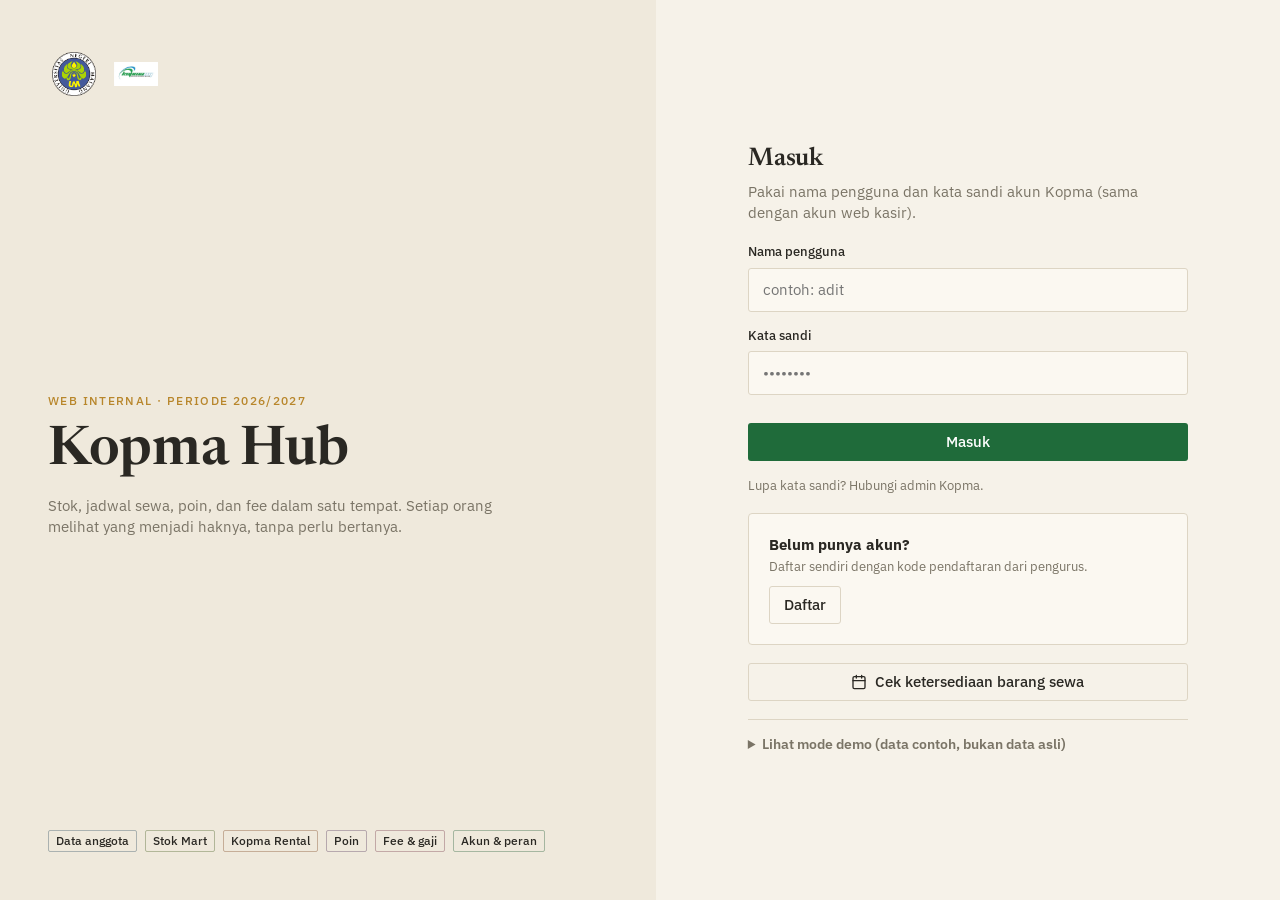
<file: index.html>
<!DOCTYPE html>
<html lang="id">
<head>
  <meta charset="UTF-8">
  <meta name="viewport" content="width=device-width, initial-scale=1.0, viewport-fit=cover">
  <title>Kopma Hub</title>
  <meta name="description" content="Web internal Kopma UM: stok, jadwal sewa, poin anggota, dan fee dalam satu tempat.">
  <meta name="theme-color" content="#1C2461">
  <link rel="icon" href="logo-kopma.png">
  <link rel="preconnect" href="https://fonts.googleapis.com">
  <link rel="preconnect" href="https://fonts.gstatic.com" crossorigin>
  <link href="https://fonts.googleapis.com/css2?family=Newsreader:opsz,wght@6..72,500;6..72,600&family=IBM+Plex+Sans:wght@400;500;600&family=IBM+Plex+Mono:wght@400&display=swap" rel="stylesheet">
  <link rel="stylesheet" href="css/style.css">
</head>
<body>
  <div id="app"></div>
  <noscript>Kopma Hub butuh JavaScript. Aktifkan JavaScript di browser lalu muat ulang halaman.</noscript>
  <script src="js/data.js"></script>
  <script src="js/kasir.js"></script>
  <script src="js/app.js"></script>
</body>
</html>
</file>
<file: css/style.css>
/* Kopma Hub — gaya "buku kas koperasi": kertas krem, tinta cokelat tua, judul serif, garis buku besar.
   Warna modul dibuat redup dan hanya dipakai untuk arti (status, peringatan), bukan hiasan. */
:root {
  --font-display: 'Newsreader', Georgia, 'Times New Roman', serif;
  --font-body: 'IBM Plex Sans', 'Inter Tight', system-ui, -apple-system, 'Segoe UI', sans-serif;
  --font-mono: 'IBM Plex Mono', ui-monospace, 'SF Mono', Menlo, monospace;

  --navy: #2A2823;            /* dipakai elemen lama sebagai "tinta gelap" */
  --hijau: #1F6B3A;           /* satu-satunya warna aksen */
  --bg: #F6F2E9;
  --surface: #FBF8F1;
  --surface-2: #EFE9DC;
  --line: #DDD5C4;
  --text: #2A2823;
  --muted: #7A7466;
  --shadow: none;

  /* palet modul diredupkan (tetap dibedakan untuk status di kalender, pil, dan pemberitahuan) */
  --lime: #5E8A2E;      --lime-soft: #E7EBD5;      --lime-ink: #3F5A1C;
  --sun: #B8862B;       --sun-soft: #F2E6C8;       --sun-ink: #6B4C10;
  --coral: #B0442F;     --coral-soft: #F3DDD5;     --coral-ink: #8A2E1D;
  --sky: #3D6480;       --sky-soft: #DFE6EA;       --sky-ink: #2B4A60;
  --grape: #6E4D7A;     --grape-soft: #E8DFE8;     --grape-ink: #4E3358;
  --tangerine: #A85A26; --tangerine-soft: #F1E0D0; --tangerine-ink: #7A3F17;
  --pink: #9A4A5E;      --pink-soft: #F0DDE1;      --pink-ink: #713244;
  --mint: #1F6B3A;      --mint-soft: #DCE8DA;      --mint-ink: #1F5A33;

  --radius: 4px;
  --radius-sm: 3px;
}
@media (prefers-color-scheme: dark) {
  :root:not([data-theme="light"]) {
    --navy: #ECE5D6; --hijau: #6CBF8A;
    --bg: #1C1B17; --surface: #23211C; --surface-2: #2C2A24; --line: #3A372F;
    --text: #ECE5D6; --muted: #9D9584;
    --lime: #9CC46A; --lime-soft: #2A3020;           --lime-ink: #B9D88E;
    --sun: #D9AE58;  --sun-soft: #3A3020;            --sun-ink: #E8C67F;
    --coral: #E07F69; --coral-soft: #3D2520;         --coral-ink: #F0A08E;
    --sky: #8BB0C9;  --sky-soft: #24303A;            --sky-ink: #A9C6DA;
    --grape: #B596C0; --grape-soft: #322735;         --grape-ink: #CDB4D5;
    --tangerine: #D9925E; --tangerine-soft: #3A2A1E; --tangerine-ink: #E8AE82;
    --pink: #D08A9C; --pink-soft: #3A252B;           --pink-ink: #E2A8B6;
    --mint: #6CBF8A; --mint-soft: #22332A;           --mint-ink: #94D3AA;
    color-scheme: dark;
  }
}
:root[data-theme="dark"] {
  --navy: #ECE5D6; --hijau: #6CBF8A;
  --bg: #1C1B17; --surface: #23211C; --surface-2: #2C2A24; --line: #3A372F;
  --text: #ECE5D6; --muted: #9D9584;
  --lime: #9CC46A; --lime-soft: #2A3020;           --lime-ink: #B9D88E;
  --sun: #D9AE58;  --sun-soft: #3A3020;            --sun-ink: #E8C67F;
  --coral: #E07F69; --coral-soft: #3D2520;         --coral-ink: #F0A08E;
  --sky: #8BB0C9;  --sky-soft: #24303A;            --sky-ink: #A9C6DA;
  --grape: #B596C0; --grape-soft: #322735;         --grape-ink: #CDB4D5;
  --tangerine: #D9925E; --tangerine-soft: #3A2A1E; --tangerine-ink: #E8AE82;
  --pink: #D08A9C; --pink-soft: #3A252B;           --pink-ink: #E2A8B6;
  --mint: #6CBF8A; --mint-soft: #22332A;           --mint-ink: #94D3AA;
  color-scheme: dark;
}

/* warna aktif per komponen */
.c-lime      { --c: var(--lime);      --c-soft: var(--lime-soft);      --c-ink: var(--lime-ink); }
.c-sun       { --c: var(--sun);       --c-soft: var(--sun-soft);       --c-ink: var(--sun-ink); }
.c-coral     { --c: var(--coral);     --c-soft: var(--coral-soft);     --c-ink: var(--coral-ink); }
.c-sky       { --c: var(--sky);       --c-soft: var(--sky-soft);       --c-ink: var(--sky-ink); }
.c-grape     { --c: var(--grape);     --c-soft: var(--grape-soft);     --c-ink: var(--grape-ink); }
.c-tangerine { --c: var(--tangerine); --c-soft: var(--tangerine-soft); --c-ink: var(--tangerine-ink); }
.c-pink      { --c: var(--pink);      --c-soft: var(--pink-soft);      --c-ink: var(--pink-ink); }
.c-mint      { --c: var(--mint);      --c-soft: var(--mint-soft);      --c-ink: var(--mint-ink); }

* { box-sizing: border-box; }
html, body { min-height: 100%; }
body {
  margin: 0; background: var(--bg); color: var(--text);
  font-family: var(--font-body); font-size: 15px; line-height: 1.5;
  -webkit-font-smoothing: antialiased;
}
h1, h2, h3, h4 { font-family: var(--font-display); line-height: 1.15; margin: 0; text-wrap: balance; letter-spacing: -0.01em; }
h1 { font-size: clamp(1.5rem, 1.2rem + 1.2vw, 2rem); font-weight: 800; }
h2 { font-size: 1.2rem; font-weight: 700; }
h3 { font-size: 1.02rem; font-weight: 700; }
p { margin: 0; }
button, input, select, textarea { font: inherit; color: inherit; }
a { color: inherit; }
.num { font-variant-numeric: tabular-nums; }
.muted { color: var(--muted); }
.small { font-size: .84rem; }
.eyebrow { font-size: .72rem; font-weight: 700; letter-spacing: .08em; text-transform: uppercase; color: var(--muted); }
:focus-visible { outline: 3px solid var(--sky); outline-offset: 2px; border-radius: 6px; }
.icon { width: 20px; height: 20px; flex: none; fill: none; stroke: currentColor; stroke-width: 2; stroke-linecap: round; stroke-linejoin: round; }
.icon-sm { width: 16px; height: 16px; }

/* ---------- Shell ---------- */
.shell { display: grid; grid-template-columns: 1fr; min-height: 100vh; }
.sidebar { display: none; }
.main { min-width: 0; padding-block: 16px 110px; padding-left: max(16px, env(safe-area-inset-left, 0px)); padding-right: max(16px, env(safe-area-inset-right, 0px)); }
.main-inner { max-width: 1120px; margin: 0 auto; display: grid; gap: 20px; }

.topbar {
  position: sticky; top: env(safe-area-inset-top, 0px); z-index: 20;
  display: flex; align-items: center; gap: 10px;
  background: color-mix(in srgb, var(--bg) 88%, transparent); backdrop-filter: blur(10px);
  padding-block: 10px; padding-left: max(16px, env(safe-area-inset-left, 0px)); padding-right: max(16px, env(safe-area-inset-right, 0px));
  border-bottom: 1px solid var(--line);
}
body::before { content: ""; position: fixed; inset: 0 0 auto; height: env(safe-area-inset-top, 0px); z-index: 30; background: var(--bg); }
.brand { display: flex; align-items: center; gap: 10px; font-family: var(--font-display); font-weight: 800; font-size: 1.1rem; }
.brand img { width: 34px; height: 34px; border-radius: 50%; background: #fff; padding: 2px; object-fit: contain; }
.brand small { display: block; font-family: var(--font-body); font-weight: 500; font-size: .7rem; color: var(--muted); letter-spacing: 0; }
.topbar .spacer { flex: 1; }

.avatar {
  --c: var(--sky); width: 38px; height: 38px; border-radius: 12px; flex: none;
  display: grid; place-items: center; font-weight: 700; font-size: .85rem;
  background: var(--c-soft, var(--sky-soft)); color: var(--c-ink, var(--sky-ink)); border: 0;
}
button.avatar { cursor: pointer; }

.bottomnav {
  position: fixed; left: 0; right: 0; bottom: 0; z-index: 25;
  display: flex; gap: 4px; overflow-x: auto; scrollbar-width: none;
  background: var(--surface); border-top: 1px solid var(--line);
  padding-top: 6px; padding-bottom: calc(6px + env(safe-area-inset-bottom, 0px));
  padding-left: max(8px, env(safe-area-inset-left, 0px)); padding-right: max(8px, env(safe-area-inset-right, 0px));
}
.bottomnav::-webkit-scrollbar { display: none; }
.bn-item {
  flex: 1 0 64px; display: grid; justify-items: center; gap: 2px; padding: 6px 4px; border-radius: 12px;
  text-decoration: none; font-size: .7rem; font-weight: 600; color: var(--muted);
}
.bn-item .dot { width: 34px; height: 28px; border-radius: 10px; display: grid; place-items: center; transition: background .2s; }
.bn-item.active { color: var(--c-ink); }
.bn-item.active .dot { background: var(--c-soft); color: var(--c-ink); }

@media (min-width: 900px) {
  .shell { grid-template-columns: 252px 1fr; }
  .topbar, .bottomnav { display: none; }
  .sidebar {
    display: flex; flex-direction: column; gap: 6px; position: sticky; top: 0; height: 100vh;
    padding: 22px 14px; background: var(--surface); border-right: 1px solid var(--line);
  }
  .sidebar .brand { padding: 0 8px 14px; }
  .main { padding-block: 28px 48px; padding-left: 32px; padding-right: max(32px, env(safe-area-inset-right, 0px)); }
}
.nav-item {
  display: flex; align-items: center; gap: 12px; padding: 9px 10px; border-radius: 12px;
  text-decoration: none; font-weight: 600; color: var(--muted); transition: background .15s, color .15s;
}
.nav-item .sq { width: 32px; height: 32px; border-radius: 10px; display: grid; place-items: center; background: var(--c-soft); color: var(--c-ink); }
.nav-item:hover { background: var(--surface-2); color: var(--text); }
.nav-item.active { background: var(--c-soft); color: var(--c-ink); }
.nav-item.active .sq { background: var(--c); color: #fff; }
.sidebar .grow { flex: 1; }
.me-card { display: flex; align-items: center; gap: 10px; padding: 10px; border-radius: 14px; background: var(--surface-2); border: 0; text-align: left; cursor: pointer; width: 100%; }
.me-card b { display: block; font-size: .9rem; }

/* ---------- Page header ---------- */
.page-head { display: flex; flex-wrap: wrap; align-items: flex-end; gap: 12px 16px; }
.page-head > div:first-child { flex: 1 1 260px; min-width: 0; display: grid; gap: 4px; }
.page-head .badge-mod { display: inline-flex; align-items: center; gap: 6px; width: fit-content; padding: 4px 10px 4px 6px; border-radius: 999px; background: var(--c-soft); color: var(--c-ink); font-size: .75rem; font-weight: 700; }
.page-head .badge-mod .icon { width: 16px; height: 16px; }
.actions { display: flex; flex-wrap: wrap; gap: 8px; }

/* ---------- Buttons ---------- */
.btn {
  display: inline-flex; align-items: center; justify-content: center; gap: 8px;
  min-height: 42px; padding: 0 16px; border-radius: 12px; border: 1px solid transparent;
  font-weight: 700; cursor: pointer; text-decoration: none; white-space: nowrap;
  transition: transform .12s ease, background .15s, box-shadow .15s;
}
.btn:active { transform: scale(.97); }
.btn-primary { background: var(--c, var(--navy)); color: #fff; box-shadow: 0 4px 14px color-mix(in srgb, var(--c, var(--navy)) 35%, transparent); }
.btn-primary:hover { filter: brightness(1.06); }
.btn-soft { background: var(--c-soft, var(--surface-2)); color: var(--c-ink, var(--text)); }
.btn-ghost { background: var(--surface); border-color: var(--line); color: var(--text); }
.btn-ghost:hover { background: var(--surface-2); }
.btn-sm { min-height: 34px; padding: 0 12px; font-size: .84rem; border-radius: 10px; }
.btn-icon { width: 38px; padding: 0; min-height: 38px; }
.btn:disabled { opacity: .45; cursor: not-allowed; box-shadow: none; }
.btn-dark { background: var(--navy); color: #fff; }

/* ---------- Cards & tiles ---------- */
.card { background: var(--surface); border: 1px solid var(--line); border-radius: var(--radius); padding: 18px; box-shadow: var(--shadow); min-width: 0; }
.card-head { display: flex; align-items: center; justify-content: space-between; gap: 10px; margin-bottom: 12px; flex-wrap: wrap; }
.grid { display: grid; gap: 16px; }
.grid-2 { grid-template-columns: repeat(auto-fit, minmax(min(100%, 340px), 1fr)); }
.tiles { display: grid; gap: 12px; grid-template-columns: repeat(auto-fit, minmax(min(100%, 160px), 1fr)); }
.tile {
  position: relative; overflow: hidden; border-radius: var(--radius); padding: 16px;
  background: var(--c-soft); color: var(--c-ink); display: grid; gap: 6px; text-decoration: none;
  transition: transform .15s ease;
}
a.tile:hover, button.tile:hover { transform: translateY(-2px); }
button.tile { border: 0; text-align: left; cursor: pointer; }
.tile .t-icon { width: 36px; height: 36px; border-radius: 11px; background: var(--c); color: #fff; display: grid; place-items: center; }
.tile .t-val { font-family: var(--font-display); font-size: 1.75rem; font-weight: 800; line-height: 1; }
.tile .t-lbl { font-size: .82rem; font-weight: 600; }
.tile::after { content: ""; position: absolute; right: -24px; top: -24px; width: 90px; height: 90px; border-radius: 50%; background: var(--c); opacity: .14; }

.hero {
  border-radius: 22px; padding: 22px; color: #fff; position: relative; overflow: hidden;
  background: var(--navy);
}
.hero .blob { position: absolute; border-radius: 50%; filter: blur(2px); opacity: .9; }
.hero-content { position: relative; display: grid; gap: 10px; max-width: 640px; }
.hero h1 { color: #fff; }
.hero p { color: #D5DAFF; }

/* ---------- Chips & pills ---------- */
.chips { display: flex; flex-wrap: wrap; gap: 6px; }
.chip {
  display: inline-flex; align-items: center; gap: 6px; padding: 6px 12px; border-radius: 999px;
  border: 1px solid var(--line); background: var(--surface); font-size: .84rem; font-weight: 600; cursor: pointer; color: var(--muted);
}
.chip.on { background: var(--c-soft, var(--sky-soft)); color: var(--c-ink, var(--sky-ink)); border-color: transparent; }
.chip .count { background: var(--surface-2); border-radius: 999px; padding: 0 7px; font-size: .72rem; }
.pill { display: inline-flex; align-items: center; gap: 5px; padding: 2px 9px; border-radius: 999px; font-size: .74rem; font-weight: 700; background: var(--c-soft); color: var(--c-ink); white-space: nowrap; }
.pill::before { content: ""; width: 6px; height: 6px; border-radius: 50%; background: var(--c); }
.pill.plain::before { display: none; }

/* ---------- Lists ---------- */
.list { display: grid; gap: 8px; }
.row {
  display: flex; align-items: center; gap: 12px; padding: 12px; border-radius: 14px;
  background: var(--surface); border: 1px solid var(--line); min-width: 0;
}
.row.click { cursor: pointer; transition: border-color .15s, transform .12s; }
.row.click:hover { border-color: var(--c, var(--sky)); }
.row .grow { flex: 1; min-width: 0; }
.row .title { font-weight: 700; overflow: hidden; text-overflow: ellipsis; white-space: nowrap; }
.row .sub { font-size: .82rem; color: var(--muted); }
.row .end { text-align: right; flex: none; display: grid; gap: 4px; justify-items: end; }
.row.alert { border-color: var(--coral); background: linear-gradient(90deg, var(--coral-soft), var(--surface) 70%); }
.stripe { width: 5px; align-self: stretch; border-radius: 4px; background: var(--c); flex: none; }

.empty { text-align: center; padding: 26px 12px; color: var(--muted); display: grid; gap: 8px; justify-items: center; }
.empty .ill { width: 56px; height: 56px; border-radius: 18px; background: var(--c-soft, var(--surface-2)); color: var(--c-ink, var(--muted)); display: grid; place-items: center; }

/* ---------- Table ---------- */
.table-wrap { overflow-x: auto; border-radius: 12px; border: 1px solid var(--line); }
table { width: 100%; border-collapse: collapse; font-size: .9rem; }
th { text-align: left; font-size: .72rem; letter-spacing: .06em; text-transform: uppercase; color: var(--muted); background: var(--surface-2); padding: 10px 12px; white-space: nowrap; }
td { padding: 10px 12px; border-top: 1px solid var(--line); vertical-align: middle; }
td.r, th.r { text-align: right; }
tr.diff td { background: var(--sun-soft); }

/* ---------- Forms ---------- */
.field { display: grid; gap: 6px; min-width: 0; }
.field label { font-size: .82rem; font-weight: 700; }
.field .hint { font-size: .78rem; color: var(--muted); }
.input, select.input, textarea.input {
  width: 100%; min-height: 46px; padding: 10px 14px; border-radius: 12px;
  border: 1.5px solid var(--line); background: var(--surface); transition: border-color .15s, box-shadow .15s;
}
.input:focus { outline: none; border-color: var(--c, var(--sky)); box-shadow: 0 0 0 4px var(--c-soft, var(--sky-soft)); }
.input-lg { font-size: 1.3rem; font-weight: 700; min-height: 56px; }
.form { display: grid; gap: 14px; }
.form-row { display: grid; gap: 12px; grid-template-columns: repeat(auto-fit, minmax(min(100%, 150px), 1fr)); }
.search { position: relative; flex: 1 1 240px; min-width: 0; }
.search .icon { position: absolute; left: 13px; top: 50%; transform: translateY(-50%); color: var(--muted); }
.search .input { padding-left: 42px; }
.toolbar { display: flex; flex-wrap: wrap; gap: 10px; align-items: center; }
.seg { display: inline-flex; padding: 4px; border-radius: 14px; background: var(--surface-2); gap: 4px; flex-wrap: wrap; }
.seg button { border: 0; background: transparent; padding: 8px 14px; border-radius: 10px; font-weight: 700; color: var(--muted); cursor: pointer; }
.seg button.on { background: var(--surface); color: var(--c-ink, var(--text)); box-shadow: var(--shadow); }
.notice { padding: 12px 14px; border-radius: 12px; background: var(--c-soft); color: var(--c-ink); font-size: .88rem; font-weight: 600; display: flex; gap: 10px; align-items: flex-start; }
.preview { border-radius: 14px; padding: 14px; background: var(--surface-2); display: grid; gap: 6px; }
.preview .line { display: flex; justify-content: space-between; gap: 10px; font-size: .9rem; }
.preview .total { font-family: var(--font-display); font-weight: 800; font-size: 1.3rem; }
.suggest { display: grid; gap: 6px; }

/* ---------- Stok bar ---------- */
.meter { height: 8px; border-radius: 999px; background: var(--surface-2); overflow: hidden; width: 100%; }
.meter > i { display: block; height: 100%; border-radius: 999px; background: var(--c); }

/* ---------- Calendar ---------- */
.cal-head { display: flex; align-items: center; justify-content: space-between; gap: 8px; margin-bottom: 12px; }
.cal { display: grid; grid-template-columns: repeat(7, minmax(0, 1fr)); gap: 6px; }
.cal .dow { text-align: center; font-size: .7rem; font-weight: 700; color: var(--muted); text-transform: uppercase; letter-spacing: .05em; padding-bottom: 2px; }
.day {
  aspect-ratio: 1 / 1; max-width: 100%; border-radius: 12px; border: 0; padding: 6px; cursor: pointer;
  display: flex; flex-direction: column; justify-content: space-between; text-align: left;
  background: var(--mint-soft); color: var(--mint-ink); font-weight: 700; transition: transform .12s;
}
.day:hover { transform: scale(1.04); }
.day .d { font-size: .9rem; }
.day .a { font-size: .66rem; font-weight: 700; opacity: .9; }
.day.partial { background: var(--sun-soft); color: var(--sun-ink); }
.day.full { background: var(--coral-soft); color: var(--coral-ink); }
.day.out { background: transparent; color: var(--muted); opacity: .35; cursor: default; }
.day.past { opacity: .55; }
.day.today { box-shadow: inset 0 0 0 2.5px var(--navy); }
:root[data-theme="dark"] .day.today { box-shadow: inset 0 0 0 2.5px var(--text); }
@media (prefers-color-scheme: dark) { :root:not([data-theme="light"]) .day.today { box-shadow: inset 0 0 0 2.5px var(--text); } }
.legend { display: flex; flex-wrap: wrap; gap: 12px; font-size: .8rem; color: var(--muted); margin-top: 12px; }
.legend span { display: inline-flex; align-items: center; gap: 6px; }
.legend i { width: 14px; height: 14px; border-radius: 5px; display: inline-block; }
@media (max-width: 420px) { .day .a { display: none; } .cal { gap: 4px; } .day { padding: 4px; border-radius: 9px; } }

.public-frame { border: 2px dashed var(--sky); border-radius: 18px; padding: 14px; }

/* ---------- Big number ---------- */
.bignum { font-family: var(--font-display); font-weight: 800; font-size: clamp(2.4rem, 2rem + 2vw, 3.4rem); line-height: 1; }

/* ---------- Modal ---------- */
.modal-back {
  position: fixed; inset: 0; z-index: 50; background: rgba(15, 18, 48, .45); backdrop-filter: blur(3px);
  display: flex; align-items: flex-end; justify-content: center; animation: fade .15s ease;
}
.modal {
  width: 100%; max-width: 560px; max-height: 92vh; overflow-y: auto;
  background: var(--surface); border-radius: 22px 22px 0 0; padding: 20px;
  padding-bottom: calc(20px + env(safe-area-inset-bottom, 0px));
  padding-left: max(20px, env(safe-area-inset-left, 0px)); padding-right: max(20px, env(safe-area-inset-right, 0px));
  animation: rise .22s cubic-bezier(.2, .9, .3, 1.2);
  border-top: 6px solid var(--c, var(--sky));
}
.modal-head { display: flex; align-items: center; justify-content: space-between; gap: 10px; margin-bottom: 16px; }
.modal-foot { display: flex; gap: 8px; justify-content: flex-end; flex-wrap: wrap; margin-top: 18px; }
@media (min-width: 640px) { .modal-back { align-items: center; padding: 20px; } .modal { border-radius: 22px; } }
@keyframes fade { from { opacity: 0; } }
@keyframes rise { from { transform: translateY(30px); opacity: .4; } }

/* ---------- Toast & confetti ---------- */
.toasts { position: fixed; z-index: 60; left: 50%; transform: translateX(-50%); bottom: calc(86px + env(safe-area-inset-bottom, 0px)); display: grid; gap: 8px; width: min(92vw, 420px); }
@media (min-width: 900px) { .toasts { bottom: 24px; } }
.toast { background: var(--navy); color: #fff; padding: 12px 16px; border-radius: 14px; font-weight: 600; box-shadow: 0 10px 30px rgba(0,0,0,.25); display: flex; gap: 10px; align-items: center; animation: rise .25s ease; border-left: 6px solid var(--c, var(--lime)); }
.confetti { position: fixed; z-index: 70; pointer-events: none; width: 10px; height: 14px; border-radius: 3px; animation: pop 1.1s cubic-bezier(.15, .7, .3, 1) forwards; }
@keyframes pop { to { transform: translate(var(--dx), var(--dy)) rotate(var(--rot)); opacity: 0; } }

/* ---------- Login ---------- */
.login { min-height: 100vh; display: grid; grid-template-columns: 1fr; }
.login-art { position: relative; overflow: hidden; background: var(--navy); color: #fff; padding-block: 28px; padding-left: max(20px, env(safe-area-inset-left, 0px)); padding-right: max(20px, env(safe-area-inset-right, 0px)); display: grid; align-content: space-between; gap: 22px; margin-top: calc(-1 * env(safe-area-inset-top, 0px)); padding-top: calc(env(safe-area-inset-top, 0px) + 28px); }
.login-art .logos { display: flex; gap: 10px; position: relative; }
.login-art .logos img { width: 52px; height: 52px; border-radius: 50%; background: #fff; padding: 4px; object-fit: contain; }
.login-art h1 { font-size: clamp(2rem, 1.4rem + 3vw, 3.4rem); color: #fff; position: relative; }
.login-art p { color: #D5DAFF; position: relative; max-width: 460px; }
.shapes { position: absolute; inset: 0; pointer-events: none; }
.shapes span { position: absolute; border-radius: 50%; }
.mods { display: flex; flex-wrap: wrap; gap: 8px; position: relative; }
.mods .pill { background: rgba(255,255,255,.12); color: #fff; }
.login-form { padding-block: 28px 40px; padding-left: max(20px, env(safe-area-inset-left, 0px)); padding-right: max(20px, env(safe-area-inset-right, 0px)); display: grid; align-content: center; justify-items: center; }
.login-form .inner { width: 100%; max-width: 440px; display: grid; gap: 18px; }
.demo-accounts { display: grid; grid-template-columns: repeat(auto-fill, minmax(min(100%, 190px), 1fr)); gap: 8px; }
.demo-acc { display: flex; gap: 10px; align-items: center; padding: 10px; border-radius: 14px; border: 1.5px solid var(--line); background: var(--surface); cursor: pointer; text-align: left; transition: border-color .15s, transform .12s; }
.demo-acc:hover { border-color: var(--c); transform: translateY(-1px); }
.demo-acc b { display: block; font-size: .86rem; }
.demo-acc span { font-size: .74rem; color: var(--muted); }
@media (min-width: 900px) { .login { grid-template-columns: 1.05fr 1fr; } .login-art { padding: 48px; margin-top: 0; } .login-form { padding: 48px; } }

.timer { font-variant-numeric: tabular-nums; font-weight: 700; }
.kv { display: grid; grid-template-columns: auto 1fr; gap: 6px 16px; font-size: .9rem; }
.kv dt { color: var(--muted); }
.kv dd { margin: 0; font-weight: 600; text-align: right; overflow-wrap: anywhere; }
.divider { height: 1px; background: var(--line); margin: 4px 0; }
textarea.csv { width: 100%; min-height: 220px; font-family: ui-monospace, 'SF Mono', Menlo, monospace; font-size: .78rem; padding: 12px; border-radius: 12px; border: 1px solid var(--line); background: var(--surface-2); }

@media (prefers-reduced-motion: reduce) {
  *, *::before, *::after { animation-duration: .01ms !important; transition-duration: .01ms !important; }
}
.chip { position: relative; }
.chip:has(input:focus-visible) { outline: 3px solid var(--sky); outline-offset: 2px; }
.hero .blob { opacity: .55; }
@media (max-width: 899px) {
  .tiles { grid-template-columns: repeat(2, minmax(0, 1fr)); }
  .tiles > .tile:last-child:nth-child(odd) { grid-column: 1 / -1; }
  .tile .t-val { font-size: 1.45rem; }
}

.demo-box { border-top: 1px solid var(--line); padding-top: 14px; }
.demo-box summary { cursor: pointer; font-size: .86rem; font-weight: 600; color: var(--muted); width: fit-content; }
.demo-box summary:hover { color: var(--text); }

/* ---------- Halaman Akun: gaya "buku kas" (kertas, huruf serif, garis buku besar) ---------- */
.sr-only { position: absolute; width: 1px; height: 1px; overflow: hidden; clip: rect(0 0 0 0); white-space: nowrap; }
:root { --ak-kertas: var(--bg); --ak-tinta: var(--text); --ak-pudar: var(--muted); --ak-garis: var(--line); --ak-hijau: var(--hijau); --ak-pop: var(--surface); }
.ak { color: var(--ak-tinta); font-family: 'IBM Plex Sans', var(--font-body); font-size: .9rem; display: grid; gap: 18px; max-width: 1060px; }
.ak h1 { font-family: 'Newsreader', Georgia, serif; font-weight: 600; font-size: clamp(2rem, 1.6rem + 1.4vw, 2.6rem); line-height: 1; letter-spacing: -0.01em; margin: 0 0 8px; }
.ak-head { display: flex; align-items: flex-end; justify-content: space-between; gap: 16px; padding-bottom: 14px; border-bottom: 2px solid var(--ak-tinta); }
.ak-head p { margin: 0; color: var(--ak-pudar); }
.ak-btn { flex: none; background: var(--ak-hijau); color: #fff; border: 0; border-radius: 3px; padding: 9px 16px; font: 500 .9rem 'IBM Plex Sans', var(--font-body); cursor: pointer; }
.ak-btn:hover { filter: brightness(1.1); }
:root[data-theme="dark"] .ak-btn { color: #10140F; }
@media (prefers-color-scheme: dark) { :root:not([data-theme="light"]) .ak-btn { color: #10140F; } }
.ak-btn:focus-visible, .ak button:focus-visible, .ak summary:focus-visible, .ak-cari:focus-visible { outline: 2px solid var(--ak-hijau); outline-offset: 2px; }
.ak-alat { display: flex; flex-wrap: wrap; align-items: center; gap: 10px 28px; }
.ak-cari { width: 260px; max-width: 100%; background: transparent; border: 0; border-bottom: 1px solid var(--ak-garis); padding: 6px 0; color: var(--ak-tinta); font: inherit; }
.ak-cari::placeholder { color: var(--ak-pudar); }
.ak-cari:focus { outline: none; border-bottom-color: var(--ak-tinta); }
.ak-filter { display: flex; flex-wrap: wrap; gap: 4px 16px; }
.ak-filter button { background: none; border: 0; padding: 4px 0; color: var(--ak-pudar); font: inherit; font-size: .85rem; cursor: pointer; border-bottom: 2px solid transparent; }
.ak-filter button:hover { color: var(--ak-tinta); }
.ak-filter button.on { color: var(--ak-tinta); font-weight: 600; border-bottom-color: var(--ak-hijau); }
.ak-tabel { width: 100%; border-collapse: collapse; }
.ak-tabel th { white-space: nowrap; text-align: left; font-size: .78rem; font-weight: 500; text-transform: none; letter-spacing: 0; color: var(--ak-pudar); padding: 8px 12px 8px 0; border-bottom: 1px solid var(--ak-tinta); background: none; }
.ak-tabel td { padding: 11px 12px 11px 0; border-top: 0; border-bottom: 1px dotted var(--ak-garis); vertical-align: baseline; }
.ak-no { width: 36px; color: var(--ak-pudar); font: .78rem 'IBM Plex Mono', ui-monospace, monospace; }
.ak-nama { font-family: 'Newsreader', Georgia, serif; font-size: 1.05rem; font-weight: 500; }
.ak-sub { color: var(--ak-pudar); font-size: .8rem; }
.ak-kamu { font-style: italic; font-size: .8rem; color: var(--ak-hijau); margin-left: 6px; font-family: 'Newsreader', Georgia, serif; }
.ak-mono { font: .85rem 'IBM Plex Mono', ui-monospace, monospace; }
.ak-tabel .ak-r { text-align: right; }
.ak-kosong { color: var(--ak-pudar); opacity: .55; }
.ak-hp { display: none; }
.ak-nol { padding: 28px 0; text-align: center; color: var(--ak-pudar); margin: 0; }
.ak-kaki { font-size: .8rem; color: var(--ak-pudar); }
.ak-aksi { width: 64px; text-align: right; padding-right: 0 !important; }
.ak-menu { position: relative; display: inline-block; }
.ak-menu summary { list-style: none; cursor: pointer; color: var(--ak-pudar); padding: 2px 0; }
.ak-menu summary::-webkit-details-marker { display: none; }
.ak-menu summary:hover, .ak-menu[open] summary { color: var(--ak-tinta); text-decoration: underline; text-underline-offset: 3px; }
.ak-pop { position: absolute; right: 0; top: calc(100% + 6px); z-index: 20; min-width: 150px; padding: 4px 0; text-align: left; background: var(--ak-pop); border: 1px solid var(--ak-garis); box-shadow: 0 6px 18px rgba(40, 32, 16, .12); }
.ak-pop button { display: block; width: 100%; padding: 7px 14px; background: none; border: 0; color: var(--ak-tinta); font: inherit; text-align: left; cursor: pointer; }
.ak-pop button:hover { background: color-mix(in srgb, var(--ak-tinta) 6%, transparent); }
.ak-pop .ak-danger { color: #A3322A; }
:root[data-theme="dark"] .ak-pop .ak-danger { color: #F0907F; }
@media (prefers-color-scheme: dark) { :root:not([data-theme="light"]) .ak-pop .ak-danger { color: #F0907F; } }
@media (max-width: 760px) {
  .ak-col, .ak-no { display: none; }
  .ak-hp { display: inline; }
  .ak-cari { width: 100%; }
  .ak-head { flex-wrap: wrap; }
}

/* ================= Lapisan gaya buku kas (menimpa komponen lama) ================= */
body { font-size: 14.5px; }
h1, h2, h3, h4 { font-weight: 600; letter-spacing: -0.005em; }
h1 { font-size: clamp(1.9rem, 1.5rem + 1.4vw, 2.5rem); font-weight: 600; line-height: 1.05; }
h2 { font-size: 1.3rem; } h3 { font-size: 1.08rem; }
.eyebrow { font-family: var(--font-body); font-weight: 500; letter-spacing: .12em; }
:focus-visible { outline: 2px solid var(--hijau); outline-offset: 2px; border-radius: 2px; }
.chip:has(input:focus-visible) { outline: 2px solid var(--hijau); }
.num, .mono { font-variant-numeric: tabular-nums; }

/* sidebar: teks saja, dikelompokkan, penanda aktif garis hijau */
@media (min-width: 900px) {
  .shell { grid-template-columns: 232px 1fr; }
  .sidebar { background: var(--bg); padding: 28px 22px 22px; gap: 26px; }
  .sidebar .brand { padding: 0; }
  .main { padding-block: 40px 56px; padding-left: 56px; padding-right: max(56px, env(safe-area-inset-right, 0px)); }
}
.brand { font-weight: 600; font-size: 1.15rem; }
.brand img { width: 36px; height: 36px; border-radius: 0; background: none; padding: 0; }
.brand small { font-size: .74rem; font-weight: 400; }
.nav-grp { display: grid; gap: 2px; }
.nav-grp .eyebrow { font-size: .68rem; margin-bottom: 4px; }
.nav-item { padding: 5px 0 5px 12px; border-radius: 0; border-left: 2px solid transparent; font-weight: 400; color: var(--text); gap: 0; }
.nav-item .sq { display: none; }
.nav-item:hover { background: none; color: var(--hijau); }
.nav-item.active { background: none; color: var(--hijau); border-left-color: var(--hijau); font-weight: 600; }
.me-card { background: none; border-radius: 0; border-top: 1px solid var(--line); padding: 14px 0 0; }
.me-card .avatar { display: none; }
.me-card b { font-weight: 600; font-size: .88rem; }
.topbar { background: color-mix(in srgb, var(--bg) 92%, transparent); }
.topbar .avatar { border-radius: 50%; background: var(--surface-2); color: var(--text); }
.bottomnav { background: var(--bg); }
.bn-item { font-weight: 500; color: var(--muted); }
.bn-item.active { color: var(--hijau); }
.bn-item.active .dot { background: none; color: var(--hijau); }

/* judul halaman: tanpa badge, garis tebal di bawah seperti kepala buku */
.page-head { padding-bottom: 14px; border-bottom: 2px solid var(--text); align-items: flex-end; }
.page-head .badge-mod { display: none; }
.page-head > div:first-child { gap: 8px; }
.page-head p.muted { max-width: 64ch; }

/* tombol: datar, sudut kecil, satu warna aksen */
.btn { min-height: 38px; padding: 0 14px; border-radius: 3px; font-weight: 500; transition: background .15s, filter .15s; }
.btn:active { transform: none; }
.btn-primary { background: var(--hijau); color: #fff; box-shadow: none; }
.btn-primary:hover { filter: brightness(1.1); }
.c-coral .btn-primary, .btn-primary.c-coral, .modal.c-coral .btn-primary { background: var(--coral); }
.btn-soft { background: transparent; border-color: var(--line); color: var(--text); }
.btn-soft:hover { background: var(--surface-2); }
.btn-ghost { background: transparent; }
.btn-sm { min-height: 32px; padding: 0 10px; border-radius: 3px; font-size: .84rem; }
.btn-dark { background: var(--text); color: var(--bg); }
:root[data-theme="dark"] .btn-primary { color: #12170F; }
@media (prefers-color-scheme: dark) { :root:not([data-theme="light"]) .btn-primary { color: #12170F; } }

/* kartu & ubin: tanpa bayangan, tanpa lingkaran hiasan */
.card { border-radius: 4px; box-shadow: none; padding: 20px; }
.card-head h2, .card-head h3 { font-family: var(--font-display); }
.tile { background: var(--surface); color: var(--text); border: 1px solid var(--line); border-radius: 4px; padding: 16px 18px; }
.tile::after { display: none; }
.tile .t-icon { display: none; }
.tile .t-val { font-weight: 600; font-size: 1.9rem; }
.tile .t-lbl { font-weight: 400; color: var(--muted); }
a.tile:hover, button.tile:hover { transform: none; border-color: var(--text); }
.hero { background: none; color: var(--text); border-radius: 0; padding: 0 0 18px; border-bottom: 2px solid var(--text); }
.hero .blob { display: none; }
.hero h1 { color: var(--text); }
.hero p { color: var(--muted); }

/* pil, chip, daftar */
.pill { border-radius: 2px; font-weight: 500; padding: 1px 7px; background: transparent; border: 1px solid color-mix(in srgb, var(--c-ink) 35%, transparent); }
.pill::before { display: none; }
.chip { border-radius: 3px; font-weight: 500; }
.chip.on { background: var(--text); color: var(--bg); border-color: var(--text); }
.chip .count { background: transparent; }
.list { gap: 0; border-top: 1px solid var(--line); }
.row { border-radius: 0; border: 0; border-bottom: 1px dotted var(--line); background: transparent; padding: 12px 2px; }
.row.click:hover { background: color-mix(in srgb, var(--text) 4%, transparent); border-color: var(--line); }
.row .title { font-weight: 600; }
.row.alert { background: transparent; border-left: 3px solid var(--coral); padding-left: 10px; }
.stripe { width: 3px; border-radius: 0; }
.empty .ill { border-radius: 50%; background: var(--surface-2); color: var(--muted); }

/* tabel: kepala bergaris tinta, baris bertitik */
.table-wrap { border-radius: 0; border: 0; border-top: 1px solid var(--text); }
th { font-size: .78rem; letter-spacing: 0; text-transform: none; font-weight: 500; background: none; border-bottom: 1px solid var(--text); }
td { border-top: 0; border-bottom: 1px dotted var(--line); }

/* isian */
.field label { font-weight: 500; }
.input, select.input, textarea.input { border-radius: 3px; border-width: 1px; min-height: 40px; background: var(--surface); }
.input:focus { border-color: var(--text); box-shadow: none; }
.input-lg { font-weight: 500; min-height: 50px; }
.seg { border-radius: 3px; padding: 3px; }
.seg button { border-radius: 2px; font-weight: 500; }
.seg button.on { box-shadow: none; color: var(--text); }
.notice { border-radius: 3px; font-weight: 400; border-left: 3px solid var(--c, var(--line)); }
.preview { border-radius: 3px; }
.preview .total, .bignum { font-weight: 600; }
.meter, .meter > i { border-radius: 0; }

/* kalender: kotak datar */
.day { border-radius: 2px; font-weight: 500; }
.day:hover { transform: none; outline: 1px solid var(--text); }
.legend i { border-radius: 2px; }

/* modal & toast */
.modal-back { background: rgba(30, 26, 18, .4); backdrop-filter: none; }
.modal { border-radius: 6px 6px 0 0; border-top: 0; animation: rise .18s ease; }
@media (min-width: 640px) { .modal { border-radius: 6px; } }
.modal-head h2, .modal-head h3 { font-family: var(--font-display); }
.toast { background: var(--text); color: var(--bg); border-radius: 3px; border-left: 3px solid var(--hijau); font-weight: 500; box-shadow: 0 8px 24px rgba(0,0,0,.18); }
.avatar { border-radius: 50%; background: var(--surface-2); color: var(--text); font-weight: 600; }
.demo-acc { border-radius: 3px; border-width: 1px; }
.demo-acc:hover { transform: none; border-color: var(--text); }

/* login: kertas, bukan panel navy dengan bentuk warna-warni */
.login-art { background: var(--surface-2); color: var(--text); }
.login-art h1 { color: var(--text); }
.login-art p { color: var(--muted); }
.login-art .shapes { display: none; }
.login-art .logos img { border-radius: 0; background: none; }
.mods .pill { background: transparent; color: var(--text); }
</file>
